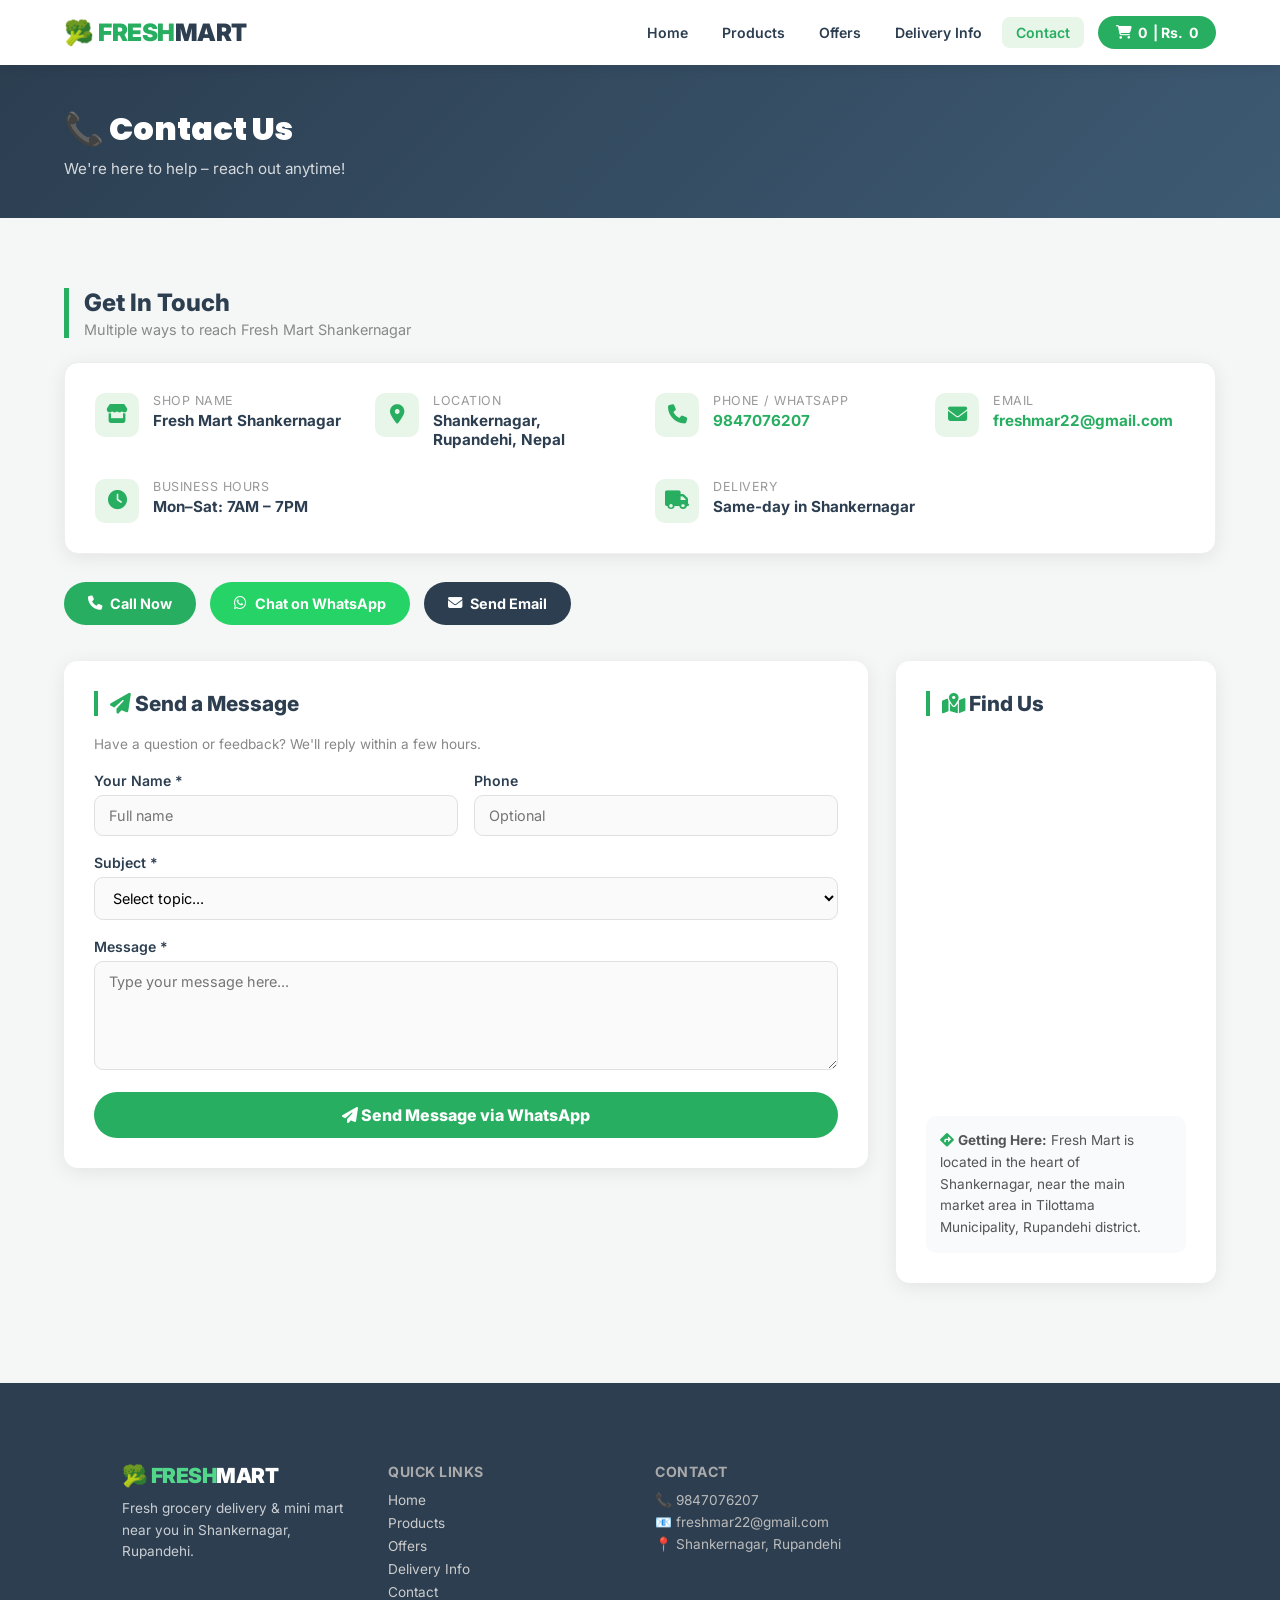
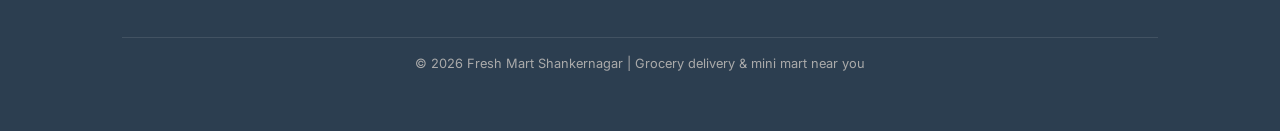
<file: contact.html>
<!DOCTYPE html>
<html lang="en">

<head>
    <meta charset="UTF-8">
    <meta name="viewport" content="width=device-width, initial-scale=1.0">
    <title>Contact Us | Fresh Mart – Mini Mart Near You in Shankernagar</title>
    <meta name="description"
        content="Contact Fresh Mart Shankernagar. Call, email, or visit us for the best grocery delivery and mini mart services near you in Rupandehi, Nepal.">
    <meta name="keywords"
        content="contact Fresh Mart, grocery store Shankernagar, mini mart near me, vegetable shop Rupandehi">
    <link rel="stylesheet" href="https://cdnjs.cloudflare.com/ajax/libs/font-awesome/6.4.0/css/all.min.css">
    <link rel="stylesheet" href="css/style.css">
</head>

<body>

    <header>
        <a href="index.html" class="logo">🥦 FRESH<span>MART</span></a>
        <nav>
            <a href="index.html">Home</a>
            <a href="products.html">Products</a>
            <a href="offers.html">Offers</a>
            <a href="delivery.html">Delivery Info</a>
            <a href="contact.html" class="active">Contact</a>
            <a href="products.html" class="cart-btn">
                <i class="fas fa-shopping-cart"></i>
                <span id="cart-count">0</span> | Rs. <span id="cart-total">0</span>
            </a>
        </nav>
    </header>

    <div class="page-banner">
        <h1>📞 Contact Us</h1>
        <p>We're here to help – reach out anytime!</p>
    </div>

    <div class="container" style="margin-top:30px;">

        <!-- Contact Info Cards -->
        <div class="section-header">
            <h2>Get In Touch</h2>
            <p>Multiple ways to reach Fresh Mart Shankernagar</p>
        </div>

        <div class="contact-card" style="margin-bottom:28px;">
            <div class="info-grid">
                <div class="info-item">
                    <div class="info-icon"><i class="fas fa-store"></i></div>
                    <div>
                        <div class="info-label">Shop Name</div>
                        <div class="info-value">Fresh Mart Shankernagar</div>
                    </div>
                </div>
                <div class="info-item">
                    <div class="info-icon"><i class="fas fa-map-marker-alt"></i></div>
                    <div>
                        <div class="info-label">Location</div>
                        <div class="info-value">Shankernagar, Rupandehi, Nepal</div>
                    </div>
                </div>
                <div class="info-item">
                    <div class="info-icon"><i class="fas fa-phone"></i></div>
                    <div>
                        <div class="info-label">Phone / WhatsApp</div>
                        <div class="info-value"><a href="tel:9847076207"
                                style="color:var(--primary);text-decoration:none;">9847076207</a></div>
                    </div>
                </div>
                <div class="info-item">
                    <div class="info-icon"><i class="fas fa-envelope"></i></div>
                    <div>
                        <div class="info-label">Email</div>
                        <div class="info-value"><a href="mailto:freshmar22@gmail.com"
                                style="color:var(--primary);text-decoration:none;">freshmar22@gmail.com</a></div>
                    </div>
                </div>
                <div class="info-item">
                    <div class="info-icon"><i class="fas fa-clock"></i></div>
                    <div>
                        <div class="info-label">Business Hours</div>
                        <div class="info-value">Mon–Sat: 7AM – 7PM</div>
                    </div>
                </div>
                <div class="info-item">
                    <div class="info-icon"><i class="fas fa-truck"></i></div>
                    <div>
                        <div class="info-label">Delivery</div>
                        <div class="info-value">Same-day in Shankernagar</div>
                    </div>
                </div>
            </div>
        </div>

        <!-- Quick Action Buttons -->
        <div style="display:flex;gap:14px;flex-wrap:wrap;margin-bottom:36px;">
            <a href="tel:9847076207"
                style="display:inline-flex;align-items:center;gap:8px;background:var(--primary);color:white;padding:13px 24px;border-radius:30px;text-decoration:none;font-weight:700;font-size:0.9rem;">
                <i class="fas fa-phone"></i> Call Now
            </a>
            <a href="https://wa.me/9779847076207" target="_blank"
                style="display:inline-flex;align-items:center;gap:8px;background:#25D366;color:white;padding:13px 24px;border-radius:30px;text-decoration:none;font-weight:700;font-size:0.9rem;">
                <i class="fab fa-whatsapp"></i> Chat on WhatsApp
            </a>
            <a href="mailto:freshmar22@gmail.com"
                style="display:inline-flex;align-items:center;gap:8px;background:var(--secondary);color:white;padding:13px 24px;border-radius:30px;text-decoration:none;font-weight:700;font-size:0.9rem;">
                <i class="fas fa-envelope"></i> Send Email
            </a>
        </div>

        <!-- Contact Form + Map -->
        <div class="two-col">
            <div class="form-card">
                <h2><i class="fas fa-paper-plane" style="color:var(--primary)"></i> Send a Message</h2>
                <p style="font-size:0.85rem;color:#888;margin-bottom:20px;">Have a question or feedback? We'll reply
                    within a few hours.</p>

                <div class="form-row">
                    <div class="form-group">
                        <label for="c-name">Your Name *</label>
                        <input type="text" id="c-name" placeholder="Full name">
                    </div>
                    <div class="form-group">
                        <label for="c-phone">Phone</label>
                        <input type="tel" id="c-phone" placeholder="Optional">
                    </div>
                </div>
                <div class="form-group">
                    <label for="c-subject">Subject *</label>
                    <select id="c-subject">
                        <option value="">Select topic...</option>
                        <option>General Inquiry</option>
                        <option>Product Availability</option>
                        <option>Delivery Query</option>
                        <option>Complaint / Feedback</option>
                        <option>Bulk / Wholesale Order</option>
                    </select>
                </div>
                <div class="form-group">
                    <label for="c-msg">Message *</label>
                    <textarea id="c-msg" rows="5" placeholder="Type your message here..."></textarea>
                </div>
                <button class="btn-submit" onclick="sendContactMessage()">
                    <i class="fas fa-paper-plane"></i> Send Message via WhatsApp
                </button>
            </div>

            <div class="form-card">
                <h2><i class="fas fa-map-marked-alt" style="color:var(--primary)"></i> Find Us</h2>
                <iframe
                    src="https://www.google.com/maps/embed?pb=!1m18!1m12!1m3!1d14131.78505504285!2d83.4613247!3d27.6888463!2m3!1f0!2f0!3f0!3m2!1i1024!2i768!4f13.1!3m3!1m2!1s0x39968692797e8e51%3A0xc6f3f00109015c!2sShankarnagar%2C%20Tilottama!5e0!3m2!1sen!2snp!4v1709350000000"
                    width="100%" height="350" style="border:0;border-radius:10px;margin-top:10px;" allowfullscreen=""
                    loading="lazy">
                </iframe>
                <div style="margin-top:16px;padding:14px;background:#f9fafb;border-radius:10px;">
                    <p style="font-size:0.85rem;color:#555;line-height:1.6;">
                        <i class="fas fa-directions" style="color:var(--primary)"></i>
                        <strong> Getting Here:</strong> Fresh Mart is located in the heart of Shankernagar, near the
                        main market area in Tilottama Municipality, Rupandehi district.
                    </p>
                </div>
            </div>
        </div>

    </div>

    <footer>
        <div class="container">
            <div class="footer-grid">
                <div class="footer-brand">
                    <a href="index.html" class="logo">🥦 FRESH<span style="color:white">MART</span></a>
                    <p>Fresh grocery delivery & mini mart near you in Shankernagar, Rupandehi.</p>
                </div>
                <div class="footer-col">
                    <h4>Quick Links</h4>
                    <a href="index.html">Home</a>
                    <a href="products.html">Products</a>
                    <a href="offers.html">Offers</a>
                    <a href="delivery.html">Delivery Info</a>
                    <a href="contact.html">Contact</a>
                </div>
                <div class="footer-col">
                    <h4>Contact</h4>
                    <p>📞 9847076207</p>
                    <p>📧 freshmar22@gmail.com</p>
                    <p>📍 Shankernagar, Rupandehi</p>
                </div>
            </div>
            <div class="footer-bottom">
                <p>© 2026 Fresh Mart Shankernagar | Grocery delivery & mini mart near you</p>
            </div>
        </div>
    </footer>

    <script src="js/cart.js"></script>
    <script>
        function sendContactMessage() {
            const name = document.getElementById('c-name').value.trim();
            const phone = document.getElementById('c-phone').value.trim();
            const subject = document.getElementById('c-subject').value;
            const msg = document.getElementById('c-msg').value.trim();

            if (!name || !subject || !msg) {
                alert('Please fill in all required fields!');
                return;
            }

            const waMsg = `*Fresh Mart Contact Form*%0A----------------------------%0A*Name:* ${name}%0A*Phone:* ${phone || 'Not provided'}%0A*Subject:* ${subject}%0A----------------------------%0A*Message:* ${msg}`;
            window.open(`https://wa.me/9779847076207?text=${waMsg}`, '_blank');
        }
    </script>

</body>

</html>
</file>
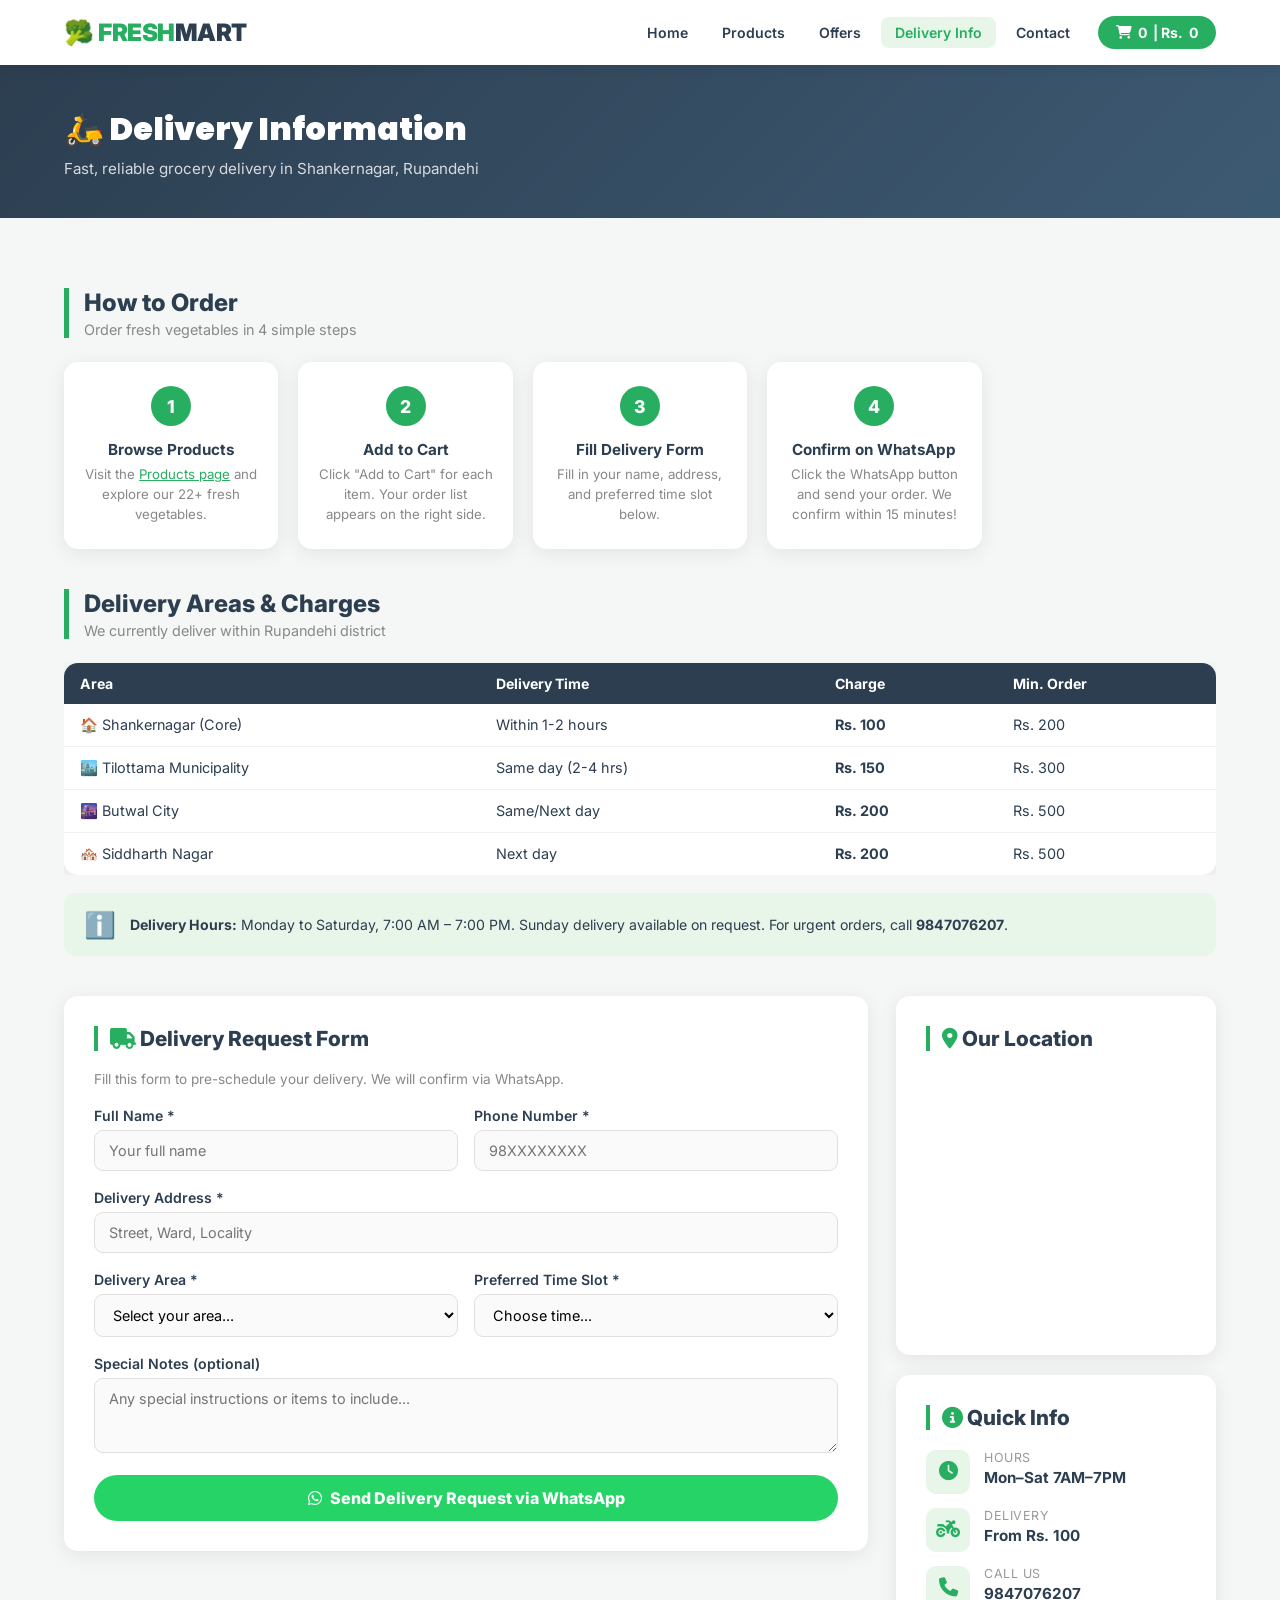
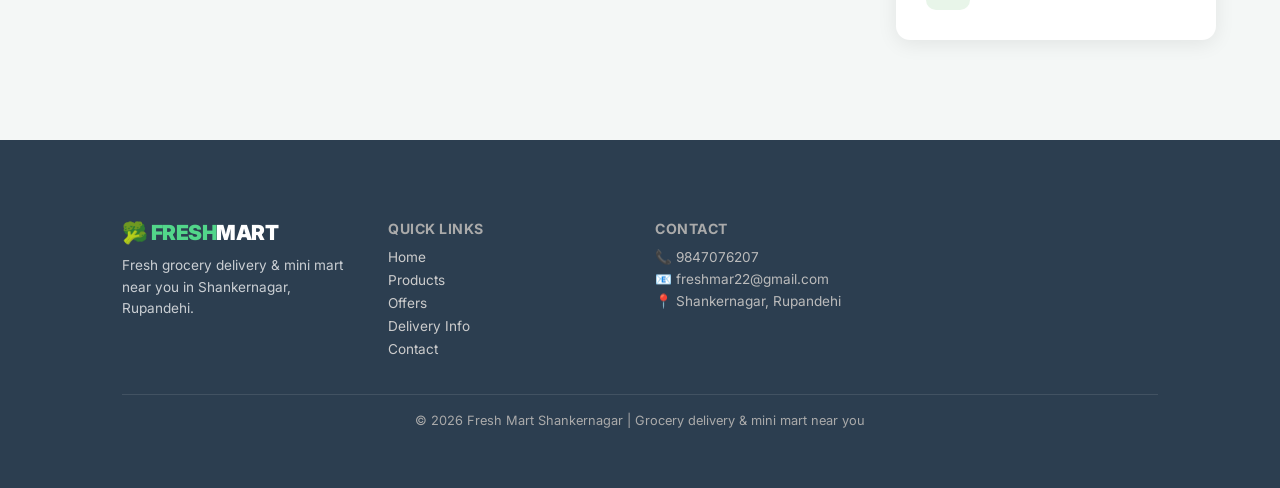
<file: delivery.html>
<!DOCTYPE html>
<html lang="en">

<head>
    <meta charset="UTF-8">
    <meta name="viewport" content="width=device-width, initial-scale=1.0">
    <title>Delivery Info | Fresh Mart – Grocery Delivery Shankernagar</title>
    <meta name="description"
        content="Learn about Fresh Mart's grocery delivery service in Shankernagar, Rupandehi. Same-day delivery, Rs 150 flat charge. Order fresh vegetables online today!">
    <meta name="keywords"
        content="grocery delivery Shankernagar, vegetable delivery Rupandehi, mini mart near me, home delivery vegetables">
    <link rel="stylesheet" href="https://cdnjs.cloudflare.com/ajax/libs/font-awesome/6.4.0/css/all.min.css">
    <link rel="stylesheet" href="css/style.css">
</head>

<body>

    <header>
        <a href="index.html" class="logo">🥦 FRESH<span>MART</span></a>
        <nav>
            <a href="index.html">Home</a>
            <a href="products.html">Products</a>
            <a href="offers.html">Offers</a>
            <a href="delivery.html" class="active">Delivery Info</a>
            <a href="contact.html">Contact</a>
            <a href="products.html" class="cart-btn">
                <i class="fas fa-shopping-cart"></i>
                <span id="cart-count">0</span> | Rs. <span id="cart-total">0</span>
            </a>
        </nav>
    </header>

    <div class="page-banner">
        <h1>🛵 Delivery Information</h1>
        <p>Fast, reliable grocery delivery in Shankernagar, Rupandehi</p>
    </div>

    <div class="container" style="margin-top:30px;">

        <!-- Delivery Steps -->
        <div class="section-header">
            <h2>How to Order</h2>
            <p>Order fresh vegetables in 4 simple steps</p>
        </div>
        <div class="steps">
            <div class="step">
                <div class="step-num">1</div>
                <h3>Browse Products</h3>
                <p>Visit the <a href="products.html" style="color:var(--primary)">Products page</a> and explore our 22+
                    fresh vegetables.</p>
            </div>
            <div class="step">
                <div class="step-num">2</div>
                <h3>Add to Cart</h3>
                <p>Click "Add to Cart" for each item. Your order list appears on the right side.</p>
            </div>
            <div class="step">
                <div class="step-num">3</div>
                <h3>Fill Delivery Form</h3>
                <p>Fill in your name, address, and preferred time slot below.</p>
            </div>
            <div class="step">
                <div class="step-num">4</div>
                <h3>Confirm on WhatsApp</h3>
                <p>Click the WhatsApp button and send your order. We confirm within 15 minutes!</p>
            </div>
        </div>

        <!-- Delivery Zones -->
        <div class="section-header" style="margin-top:40px;">
            <h2>Delivery Areas & Charges</h2>
            <p>We currently deliver within Rupandehi district</p>
        </div>
        <div style="overflow-x:auto;">
            <table class="zones-table">
                <thead>
                    <tr>
                        <th>Area</th>
                        <th>Delivery Time</th>
                        <th>Charge</th>
                        <th>Min. Order</th>
                    </tr>
                </thead>
                <tbody>
                    <tr>
                        <td>🏠 Shankernagar (Core)</td>
                        <td>Within 1-2 hours</td>
                        <td><strong>Rs. 100</strong></td>
                        <td>Rs. 200</td>
                    </tr>
                    <tr>
                        <td>🏙️ Tilottama Municipality</td>
                        <td>Same day (2-4 hrs)</td>
                        <td><strong>Rs. 150</strong></td>
                        <td>Rs. 300</td>
                    </tr>
                    <tr>
                        <td>🌆 Butwal City</td>
                        <td>Same/Next day</td>
                        <td><strong>Rs. 200</strong></td>
                        <td>Rs. 500</td>
                    </tr>
                    <tr>
                        <td>🏘️ Siddharth Nagar</td>
                        <td>Next day</td>
                        <td><strong>Rs. 200</strong></td>
                        <td>Rs. 500</td>
                    </tr>
                </tbody>
            </table>
        </div>

        <div
            style="background:#e8f5e9;border-radius:12px;padding:16px 20px;margin-top:18px;display:flex;align-items:center;gap:14px;">
            <span style="font-size:1.6rem;">ℹ️</span>
            <p style="font-size:0.88rem;color:#2c3e50;line-height:1.5;"><strong>Delivery Hours:</strong> Monday to
                Saturday, 7:00 AM – 7:00 PM. Sunday delivery available on request. For urgent orders, call
                <strong>9847076207</strong>.</p>
        </div>

        <!-- Delivery Form -->
        <div style="margin-top:40px;" class="two-col">
            <div class="form-card">
                <h2><i class="fas fa-truck" style="color:var(--primary)"></i> Delivery Request Form</h2>
                <p style="font-size:0.85rem;color:#888;margin-bottom:20px;">Fill this form to pre-schedule your
                    delivery. We will confirm via WhatsApp.</p>

                <div class="form-row">
                    <div class="form-group">
                        <label for="full-name">Full Name *</label>
                        <input type="text" id="full-name" placeholder="Your full name">
                    </div>
                    <div class="form-group">
                        <label for="phone">Phone Number *</label>
                        <input type="tel" id="phone" placeholder="98XXXXXXXX">
                    </div>
                </div>
                <div class="form-group">
                    <label for="address">Delivery Address *</label>
                    <input type="text" id="address" placeholder="Street, Ward, Locality">
                </div>
                <div class="form-row">
                    <div class="form-group">
                        <label for="area">Delivery Area *</label>
                        <select id="area">
                            <option value="">Select your area...</option>
                            <option>Shankernagar (Core) – Rs. 100</option>
                            <option>Tilottama Municipality – Rs. 150</option>
                            <option>Butwal City – Rs. 200</option>
                            <option>Siddharth Nagar – Rs. 200</option>
                        </select>
                    </div>
                    <div class="form-group">
                        <label for="timeslot">Preferred Time Slot *</label>
                        <select id="timeslot">
                            <option value="">Choose time...</option>
                            <option>Morning (7AM – 10AM)</option>
                            <option>Late Morning (10AM – 12PM)</option>
                            <option>Afternoon (12PM – 3PM)</option>
                            <option>Evening (3PM – 7PM)</option>
                        </select>
                    </div>
                </div>
                <div class="form-group">
                    <label for="special-notes">Special Notes (optional)</label>
                    <textarea id="special-notes" rows="3"
                        placeholder="Any special instructions or items to include..."></textarea>
                </div>

                <button class="btn-whatsapp" onclick="submitDeliveryForm()">
                    <i class="fab fa-whatsapp"></i> Send Delivery Request via WhatsApp
                </button>
            </div>

            <!-- Delivery Map -->
            <div>
                <div class="form-card" style="margin-bottom:20px;">
                    <h2><i class="fas fa-map-marker-alt" style="color:var(--primary)"></i> Our Location</h2>
                    <iframe
                        src="https://www.google.com/maps/embed?pb=!1m18!1m12!1m3!1d14131.78505504285!2d83.4613247!3d27.6888463!2m3!1f0!2f0!3f0!3m2!1i1024!2i768!4f13.1!3m3!1m2!1s0x39968692797e8e51%3A0xc6f3f00109015c!2sShankarnagar%2C%20Tilottama!5e0!3m2!1sen!2snp!4v1709350000000"
                        width="100%" height="250" style="border:0;border-radius:10px;" allowfullscreen=""
                        loading="lazy">
                    </iframe>
                </div>
                <div class="form-card">
                    <h2><i class="fas fa-info-circle" style="color:var(--primary)"></i> Quick Info</h2>
                    <div class="info-item" style="margin-bottom:14px;">
                        <div class="info-icon"><i class="fas fa-clock"></i></div>
                        <div>
                            <div class="info-label">Hours</div>
                            <div class="info-value">Mon–Sat 7AM–7PM</div>
                        </div>
                    </div>
                    <div class="info-item" style="margin-bottom:14px;">
                        <div class="info-icon"><i class="fas fa-motorcycle"></i></div>
                        <div>
                            <div class="info-label">Delivery</div>
                            <div class="info-value">From Rs. 100</div>
                        </div>
                    </div>
                    <div class="info-item">
                        <div class="info-icon"><i class="fas fa-phone"></i></div>
                        <div>
                            <div class="info-label">Call Us</div>
                            <div class="info-value">9847076207</div>
                        </div>
                    </div>
                </div>
            </div>
        </div>

    </div>

    <footer>
        <div class="container">
            <div class="footer-grid">
                <div class="footer-brand">
                    <a href="index.html" class="logo">🥦 FRESH<span style="color:white">MART</span></a>
                    <p>Fresh grocery delivery & mini mart near you in Shankernagar, Rupandehi.</p>
                </div>
                <div class="footer-col">
                    <h4>Quick Links</h4>
                    <a href="index.html">Home</a>
                    <a href="products.html">Products</a>
                    <a href="offers.html">Offers</a>
                    <a href="delivery.html">Delivery Info</a>
                    <a href="contact.html">Contact</a>
                </div>
                <div class="footer-col">
                    <h4>Contact</h4>
                    <p>📞 9847076207</p>
                    <p>📧 freshmar22@gmail.com</p>
                    <p>📍 Shankernagar, Rupandehi</p>
                </div>
            </div>
            <div class="footer-bottom">
                <p>© 2026 Fresh Mart Shankernagar | Grocery delivery & mini mart near you</p>
            </div>
        </div>
    </footer>

    <script src="js/cart.js"></script>
    <script>
        function submitDeliveryForm() {
            const name = document.getElementById('full-name').value.trim();
            const phone = document.getElementById('phone').value.trim();
            const address = document.getElementById('address').value.trim();
            const area = document.getElementById('area').value;
            const timeslot = document.getElementById('timeslot').value;
            const notes = document.getElementById('special-notes').value.trim();

            if (!name || !phone || !address || !area || !timeslot) {
                alert('Please fill in all required fields!');
                return;
            }

            const cart = getCart();
            const cartSummary = cart.length > 0
                ? cart.map(i => `${i.name} x${i.qty}`).join(', ')
                : 'Items not specified yet';
            const total = getCartTotal();

            const msg = `*Fresh Mart Delivery Request*%0A----------------------------%0A*Name:* ${name}%0A*Phone:* ${phone}%0A*Address:* ${address}%0A*Area:* ${area}%0A*Time Slot:* ${timeslot}%0A----------------------------%0A*Items:* ${cartSummary}%0A*Cart Total:* Rs. ${total}%0A*Notes:* ${notes || 'None'}`;
            window.open(`https://wa.me/9779847076207?text=${msg}`, '_blank');
        }
    </script>

</body>

</html>
</file>
<file: css/style.css>
@import url('https://fonts.googleapis.com/css2?family=Inter:wght@400;600;700;800;900&family=Poppins:wght@400;600;700;800&display=swap');

:root {
    --primary: #27ae60;
    --primary-dark: #1e8449;
    --secondary: #2c3e50;
    --bg-light: #f4f7f6;
    --accent: #e67e22;
    --accent-dark: #ca6f1e;
    --card-shadow: 0 4px 20px rgba(0, 0, 0, 0.08);
    --radius: 14px;
}

*,
*::before,
*::after {
    box-sizing: border-box;
    margin: 0;
    padding: 0;
}

body {
    font-family: 'Inter', 'Segoe UI', sans-serif;
    background: var(--bg-light);
    color: var(--secondary);
    scroll-behavior: smooth;
}

/* ===== NAVIGATION ===== */
header {
    background: white;
    padding: 0 5%;
    display: flex;
    justify-content: space-between;
    align-items: center;
    box-shadow: 0 2px 12px rgba(0, 0, 0, 0.09);
    position: sticky;
    top: 0;
    z-index: 1000;
    height: 65px;
}

.logo {
    color: var(--primary);
    font-size: 1.5rem;
    font-weight: 900;
    text-decoration: none;
    letter-spacing: -0.5px;
}

.logo span {
    color: var(--secondary);
}

nav {
    display: flex;
    align-items: center;
    gap: 6px;
}

nav a {
    text-decoration: none;
    color: var(--secondary);
    font-weight: 600;
    font-size: 0.88rem;
    padding: 7px 14px;
    border-radius: 8px;
    transition: 0.2s;
}

nav a:hover,
nav a.active {
    background: #e8f5e9;
    color: var(--primary);
}

.cart-btn {
    background: var(--primary);
    color: white !important;
    border-radius: 30px !important;
    padding: 8px 18px !important;
    margin-left: 8px;
    font-weight: 700 !important;
    display: flex;
    align-items: center;
    gap: 6px;
}

.cart-btn:hover {
    background: var(--primary-dark) !important;
}

/* ===== HERO ===== */
.hero {
    background: linear-gradient(135deg, #1a6b3a 0%, #27ae60 60%, #52d68a 100%);
    color: white;
    padding: 70px 5% 80px;
    display: flex;
    align-items: center;
    justify-content: space-between;
    gap: 40px;
    flex-wrap: wrap;
}

.hero-text h1 {
    font-family: 'Poppins', sans-serif;
    font-size: 2.8rem;
    font-weight: 900;
    line-height: 1.15;
    max-width: 550px;
}

.hero-text h1 span {
    color: #a8f0c6;
}

.hero-text p {
    margin-top: 16px;
    font-size: 1.1rem;
    opacity: 0.9;
    max-width: 480px;
    line-height: 1.6;
}

.hero-btns {
    display: flex;
    gap: 14px;
    margin-top: 28px;
    flex-wrap: wrap;
}

.btn-primary {
    background: white;
    color: var(--primary);
    padding: 14px 30px;
    border-radius: 30px;
    font-weight: 800;
    font-size: 1rem;
    text-decoration: none;
    transition: 0.2s;
    display: inline-flex;
    align-items: center;
    gap: 8px;
    box-shadow: 0 4px 15px rgba(0, 0, 0, 0.15);
}

.btn-primary:hover {
    transform: translateY(-2px);
    box-shadow: 0 8px 25px rgba(0, 0, 0, 0.2);
}

.btn-secondary {
    background: rgba(255, 255, 255, 0.15);
    color: white;
    border: 2px solid rgba(255, 255, 255, 0.4);
    padding: 14px 30px;
    border-radius: 30px;
    font-weight: 700;
    font-size: 1rem;
    text-decoration: none;
    transition: 0.2s;
    display: inline-flex;
    align-items: center;
    gap: 8px;
    backdrop-filter: blur(5px);
}

.btn-secondary:hover {
    background: rgba(255, 255, 255, 0.25);
}

.hero-emoji {
    font-size: 8rem;
    animation: float 3s ease-in-out infinite;
}

@keyframes float {

    0%,
    100% {
        transform: translateY(0);
    }

    50% {
        transform: translateY(-15px);
    }
}

/* ===== STOCK TICKER ===== */
.stock-ticker {
    background: var(--secondary);
    color: white;
    padding: 10px 5%;
    display: flex;
    align-items: center;
    gap: 20px;
    font-size: 0.88rem;
    overflow: hidden;
}

.ticker-label {
    background: var(--primary);
    padding: 3px 12px;
    border-radius: 20px;
    font-weight: 700;
    white-space: nowrap;
    font-size: 0.8rem;
}

.ticker-text {
    white-space: nowrap;
    animation: ticker 20s linear infinite;
}

@keyframes ticker {
    0% {
        transform: translateX(100vw);
    }

    100% {
        transform: translateX(-100%);
    }
}

/* ===== CONTAINER ===== */
.container {
    padding: 40px 5%;
    max-width: 1280px;
    margin: 0 auto;
}

.section-header {
    margin: 0 0 24px;
    border-left: 5px solid var(--primary);
    padding-left: 15px;
    color: var(--secondary);
}

.section-header h2 {
    font-size: 1.5rem;
    font-weight: 800;
}

.section-header p {
    font-size: 0.9rem;
    color: #888;
    margin-top: 4px;
}

/* ===== GRID ===== */
.grid {
    display: grid;
    grid-template-columns: repeat(auto-fill, minmax(190px, 1fr));
    gap: 20px;
}

.card {
    background: white;
    border-radius: var(--radius);
    overflow: hidden;
    border: 1px solid #eee;
    transition: 0.3s;
    text-align: center;
    display: flex;
    flex-direction: column;
    box-shadow: var(--card-shadow);
}

.card:hover {
    transform: translateY(-6px);
    box-shadow: 0 12px 30px rgba(0, 0, 0, 0.12);
}

.img-container {
    height: 155px;
    overflow: hidden;
    background: #f0f0f0;
}

.card-img {
    width: 100%;
    height: 100%;
    object-fit: cover;
    transition: 0.5s;
}

.card:hover .card-img {
    transform: scale(1.1);
}

.card-body {
    padding: 12px 12px 16px;
    flex: 1;
    display: flex;
    flex-direction: column;
}

.name-en {
    font-weight: 700;
    font-size: 0.95rem;
    margin-bottom: 2px;
}

.name-np {
    font-size: 0.8rem;
    color: #999;
    margin-bottom: 8px;
}

.price {
    font-weight: 800;
    color: var(--secondary);
    font-size: 1rem;
    margin-bottom: 12px;
}

.price .unit {
    font-size: 0.75rem;
    font-weight: 500;
    color: #aaa;
}

.add-btn {
    background: var(--primary);
    color: white;
    border: none;
    width: 100%;
    padding: 9px;
    border-radius: 8px;
    cursor: pointer;
    font-weight: 700;
    font-size: 0.88rem;
    transition: 0.2s;
    margin-top: auto;
}

.add-btn:hover {
    background: var(--primary-dark);
    transform: scale(1.02);
}

/* ===== OFFER CARDS ===== */
.offers-grid {
    display: grid;
    grid-template-columns: repeat(auto-fill, minmax(260px, 1fr));
    gap: 24px;
}

.offer-card {
    background: white;
    border-radius: var(--radius);
    overflow: hidden;
    box-shadow: var(--card-shadow);
    transition: 0.3s;
    position: relative;
}

.offer-card:hover {
    transform: translateY(-5px);
    box-shadow: 0 15px 35px rgba(0, 0, 0, 0.12);
}

.offer-badge {
    position: absolute;
    top: 14px;
    left: 14px;
    background: #e74c3c;
    color: white;
    font-weight: 800;
    font-size: 0.8rem;
    padding: 4px 10px;
    border-radius: 20px;
}

.offer-img {
    width: 100%;
    height: 180px;
    object-fit: cover;
}

.offer-body {
    padding: 16px;
}

.offer-body h3 {
    font-weight: 700;
    font-size: 1rem;
    margin-bottom: 6px;
}

.offer-prices {
    display: flex;
    align-items: center;
    gap: 10px;
    margin-bottom: 12px;
}

.offer-new-price {
    font-size: 1.3rem;
    font-weight: 900;
    color: var(--primary);
}

.offer-old-price {
    font-size: 0.95rem;
    color: #aaa;
    text-decoration: line-through;
}

/* ===== CONTACT CARD ===== */
.contact-card {
    background: white;
    padding: 30px;
    border-radius: var(--radius);
    border: 1px solid #eee;
    box-shadow: var(--card-shadow);
}

.info-grid {
    display: flex;
    flex-wrap: wrap;
    gap: 30px;
}

.info-item {
    display: flex;
    align-items: flex-start;
    gap: 14px;
    flex: 1;
    min-width: 200px;
}

.info-icon {
    background: #e8f5e9;
    color: var(--primary);
    width: 44px;
    height: 44px;
    border-radius: 10px;
    display: flex;
    align-items: center;
    justify-content: center;
    font-size: 1.2rem;
    flex-shrink: 0;
}

.info-label {
    font-size: 0.78rem;
    color: #999;
    text-transform: uppercase;
    letter-spacing: 0.5px;
    margin-bottom: 3px;
}

.info-value {
    font-weight: 700;
    font-size: 0.95rem;
}

/* ===== FORMS ===== */
.form-card {
    background: white;
    padding: 30px;
    border-radius: var(--radius);
    box-shadow: var(--card-shadow);
}

.form-card h2 {
    font-size: 1.3rem;
    font-weight: 800;
    margin-bottom: 20px;
    border-left: 4px solid var(--primary);
    padding-left: 12px;
}

.form-group {
    margin-bottom: 18px;
}

.form-group label {
    display: block;
    font-weight: 600;
    font-size: 0.88rem;
    margin-bottom: 6px;
    color: var(--secondary);
}

.form-group input,
.form-group select,
.form-group textarea {
    width: 100%;
    padding: 11px 14px;
    border: 1.5px solid #e0e0e0;
    border-radius: 9px;
    font-size: 0.9rem;
    font-family: inherit;
    transition: 0.2s;
    outline: none;
    background: #fafafa;
}

.form-group input:focus,
.form-group select:focus,
.form-group textarea:focus {
    border-color: var(--primary);
    background: white;
    box-shadow: 0 0 0 3px rgba(39, 174, 96, 0.12);
}

.form-row {
    display: grid;
    grid-template-columns: 1fr 1fr;
    gap: 16px;
}

.btn-submit {
    background: var(--primary);
    color: white;
    border: none;
    padding: 13px 30px;
    border-radius: 30px;
    font-weight: 800;
    font-size: 1rem;
    cursor: pointer;
    width: 100%;
    transition: 0.2s;
    font-family: inherit;
}

.btn-submit:hover {
    background: var(--primary-dark);
    transform: translateY(-1px);
}

.btn-whatsapp {
    background: #25D366;
    color: white;
    border: none;
    padding: 13px 30px;
    border-radius: 30px;
    font-weight: 800;
    font-size: 1rem;
    cursor: pointer;
    width: 100%;
    transition: 0.2s;
    font-family: inherit;
    margin-top: 10px;
    display: flex;
    align-items: center;
    justify-content: center;
    gap: 8px;
}

.btn-whatsapp:hover {
    background: #1ebe5c;
    transform: translateY(-1px);
}

/* ===== PROCESS STEPS ===== */
.steps {
    display: grid;
    grid-template-columns: repeat(auto-fill, minmax(200px, 1fr));
    gap: 20px;
    margin: 24px 0;
}

.step {
    background: white;
    padding: 24px 20px;
    border-radius: var(--radius);
    box-shadow: var(--card-shadow);
    text-align: center;
}

.step-num {
    background: var(--primary);
    color: white;
    width: 40px;
    height: 40px;
    border-radius: 50%;
    display: flex;
    align-items: center;
    justify-content: center;
    font-weight: 800;
    font-size: 1.1rem;
    margin: 0 auto 14px;
}

.step h3 {
    font-weight: 700;
    font-size: 0.95rem;
    margin-bottom: 6px;
}

.step p {
    font-size: 0.83rem;
    color: #888;
    line-height: 1.5;
}

/* ===== DELIVERY ZONES TABLE ===== */
.zones-table {
    width: 100%;
    border-collapse: collapse;
    background: white;
    border-radius: var(--radius);
    overflow: hidden;
    box-shadow: var(--card-shadow);
}

.zones-table th {
    background: var(--secondary);
    color: white;
    padding: 12px 16px;
    text-align: left;
    font-size: 0.88rem;
}

.zones-table td {
    padding: 12px 16px;
    border-bottom: 1px solid #f0f0f0;
    font-size: 0.9rem;
}

.zones-table tr:last-child td {
    border-bottom: none;
}

.zones-table tr:hover td {
    background: #f9f9f9;
}

/* ===== PAGE BANNER ===== */
.page-banner {
    background: linear-gradient(135deg, var(--secondary) 0%, #3d5a73 100%);
    color: white;
    padding: 40px 5%;
}

.page-banner h1 {
    font-size: 2rem;
    font-weight: 900;
    font-family: 'Poppins', sans-serif;
}

.page-banner p {
    opacity: 0.8;
    margin-top: 6px;
    font-size: 0.95rem;
}

/* ===== CATEGORIES (Home) ===== */
.categories {
    display: grid;
    grid-template-columns: repeat(auto-fill, minmax(140px, 1fr));
    gap: 16px;
    margin: 24px 0;
}

.cat-card {
    background: white;
    border-radius: var(--radius);
    padding: 20px 16px;
    text-align: center;
    text-decoration: none;
    color: var(--secondary);
    box-shadow: var(--card-shadow);
    transition: 0.2s;
}

.cat-card:hover {
    transform: translateY(-4px);
    background: #e8f5e9;
    color: var(--primary);
}

.cat-icon {
    font-size: 2.2rem;
    margin-bottom: 8px;
}

.cat-name {
    font-weight: 700;
    font-size: 0.85rem;
}

/* ===== FOOTER ===== */
footer {
    background: var(--secondary);
    color: white;
    padding: 40px 5% 20px;
    margin-top: 60px;
}

.footer-grid {
    display: grid;
    grid-template-columns: repeat(auto-fill, minmax(200px, 1fr));
    gap: 30px;
    margin-bottom: 30px;
}

.footer-brand .logo {
    color: #52d68a;
    font-size: 1.3rem;
}

.footer-brand p {
    margin-top: 10px;
    font-size: 0.85rem;
    opacity: 0.75;
    line-height: 1.6;
}

.footer-col h4 {
    font-size: 0.88rem;
    font-weight: 700;
    margin-bottom: 12px;
    text-transform: uppercase;
    letter-spacing: 0.5px;
    color: #aaa;
}

.footer-col a {
    display: block;
    color: #ccc;
    text-decoration: none;
    font-size: 0.85rem;
    margin-bottom: 7px;
    transition: 0.2s;
}

.footer-col a:hover {
    color: #52d68a;
}

.footer-col p {
    font-size: 0.85rem;
    color: #bbb;
    margin-bottom: 6px;
}

.footer-bottom {
    border-top: 1px solid rgba(255, 255, 255, 0.1);
    padding-top: 18px;
    text-align: center;
    font-size: 0.8rem;
    color: #aaa;
}

/* ===== ORDER LIST PANEL ===== */
.order-panel {
    background: white;
    border-radius: var(--radius);
    padding: 20px;
    box-shadow: var(--card-shadow);
    position: sticky;
    top: 80px;
}

.order-panel h3 {
    font-weight: 800;
    margin-bottom: 16px;
    border-left: 4px solid var(--primary);
    padding-left: 10px;
}

.order-item {
    display: flex;
    justify-content: space-between;
    align-items: center;
    padding: 8px 0;
    border-bottom: 1px solid #f5f5f5;
    font-size: 0.88rem;
}

.order-item:last-child {
    border-bottom: none;
}

.order-remove {
    background: none;
    border: none;
    color: #e74c3c;
    cursor: pointer;
    font-size: 1rem;
    padding: 2px 6px;
    border-radius: 4px;
}

.order-remove:hover {
    background: #fdecea;
}

.order-total {
    display: flex;
    justify-content: space-between;
    font-weight: 800;
    font-size: 1rem;
    margin-top: 14px;
    padding-top: 14px;
    border-top: 2px solid #eee;
}

.order-empty {
    text-align: center;
    color: #bbb;
    padding: 20px 0;
    font-size: 0.9rem;
}

/* ===== TWO COL LAYOUT ===== */
.two-col {
    display: grid;
    grid-template-columns: 1fr 320px;
    gap: 28px;
    align-items: start;
}

@media (max-width: 900px) {
    .two-col {
        grid-template-columns: 1fr;
    }

    .form-row {
        grid-template-columns: 1fr;
    }
}

@media (max-width: 768px) {
    .hero-text h1 {
        font-size: 1.9rem;
    }

    nav a {
        display: none;
    }

    nav a.active,
    .cart-btn {
        display: flex;
    }
}
</file>
